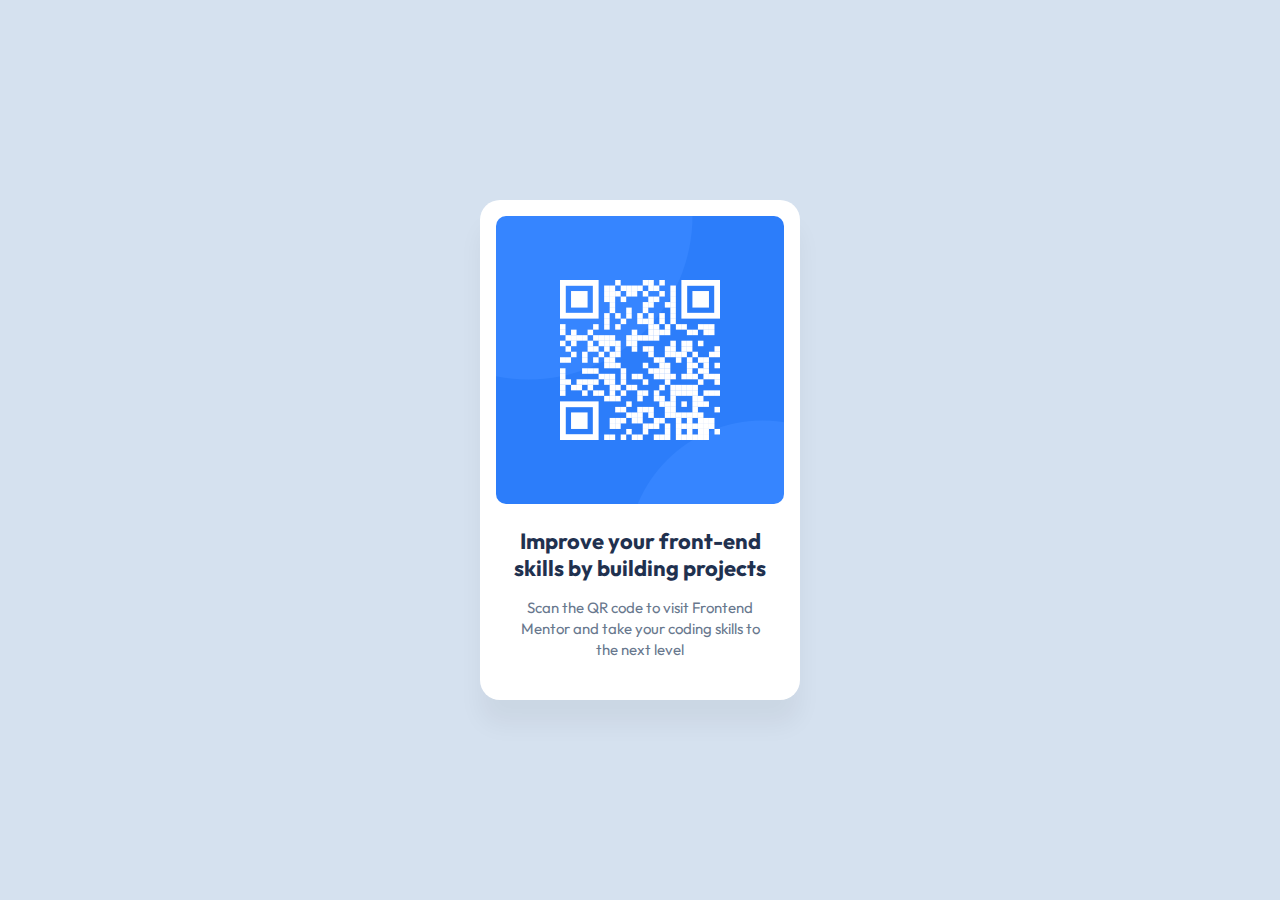
<file: workshop01/index.html>
<!DOCTYPE html>
<html lang="en">
  <head>
    <meta charset="UTF-8" />
    <meta name="viewport" content="width=device-width, initial-scale=1.0" />
    <title>QR Code Component</title>
    <link rel="icon" type="image/png" href="images/favicon-32x32.png" />
    <link rel="stylesheet" href="style.css" />
  </head>
  <body>
    <main class="desktop">
      <div class="card">
        <div class="qr-image">
          <img
            src="images/image-qr-code.png"
            alt="QR code to visit Frontend Mentor"
          />
        </div>
        <div class="content">
          <h1 class="title text-preset-1">
            Improve your front-end skills by building projects
          </h1>
          <p class="detail text-preset-2">
            Scan the QR code to visit Frontend Mentor and take your coding
            skills to the next level
          </p>
        </div>
      </div>
    </main>
  </body>
</html>
</file>
<file: workshop01/style.css>
@import url("https://fonts.googleapis.com/css?family=Outfit:700,400");

* {
  margin: 0;
  padding: 0;
  box-sizing: border-box;
}

:root {
  --white: #ffffff;
  --font-size-l: 22px;
  --font-size-m: 15px;
  --font-family-outfit: "Outfit", Helvetica;
  --text-dark: #1f314f;
  --text-light: #68778d;
  --bg-light: #d5e1ef;
}

body {
  font-family: var(--font-family-outfit);
  background: var(--bg-light);
  display: flex;
  justify-content: center;
  align-items: center;
  height: 100vh;
}

.desktop {
  display: flex;
  flex-direction: column;
  justify-content: center;
  align-items: center;
}

.desktop .card {
  background: var(--white);
  border-radius: 20px;
  box-shadow: 0px 25px 25px #0000000c;
  display: flex;
  flex-direction: column;
  gap: 24px;
  padding: 16px 16px 40px;
  width: 320px;
  max-width: 100%;
}

.desktop .qr-image {
  border-radius: 10px;
  overflow: hidden;
  width: 288px;
  height: 288px;
}

.desktop .qr-image img {
  width: 100%;
  height: 100%;
}

.desktop .content {
  display: flex;
  flex-direction: column;
  gap: 16px;
  padding: 0 16px;
  text-align: center;
}

.desktop .title {
  color: var(--text-dark);
  font-size: var(--font-size-l);
  font-weight: 700;
  line-height: 1.2;
}

.desktop .detail {
  color: var(--text-light);
  font-size: var(--font-size-m);
  font-weight: 400;
  line-height: 1.4;
}
</file>
